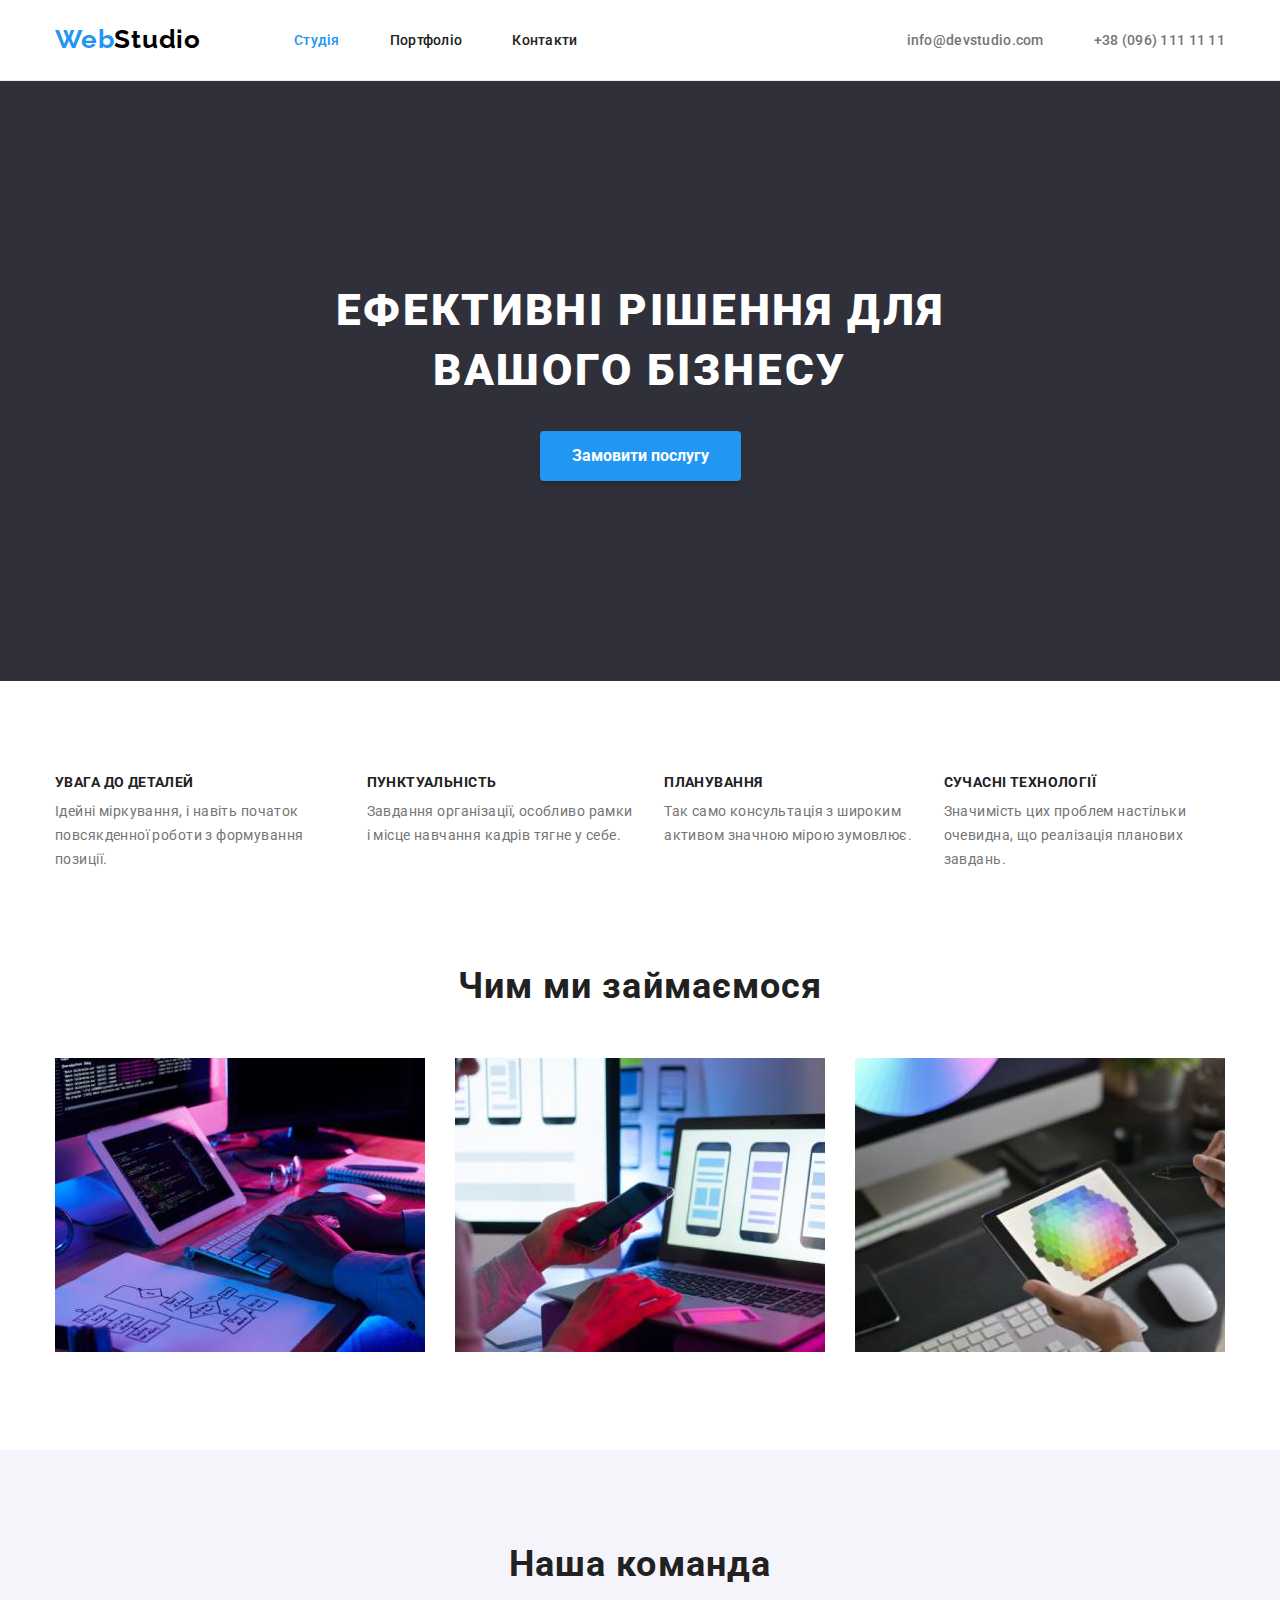
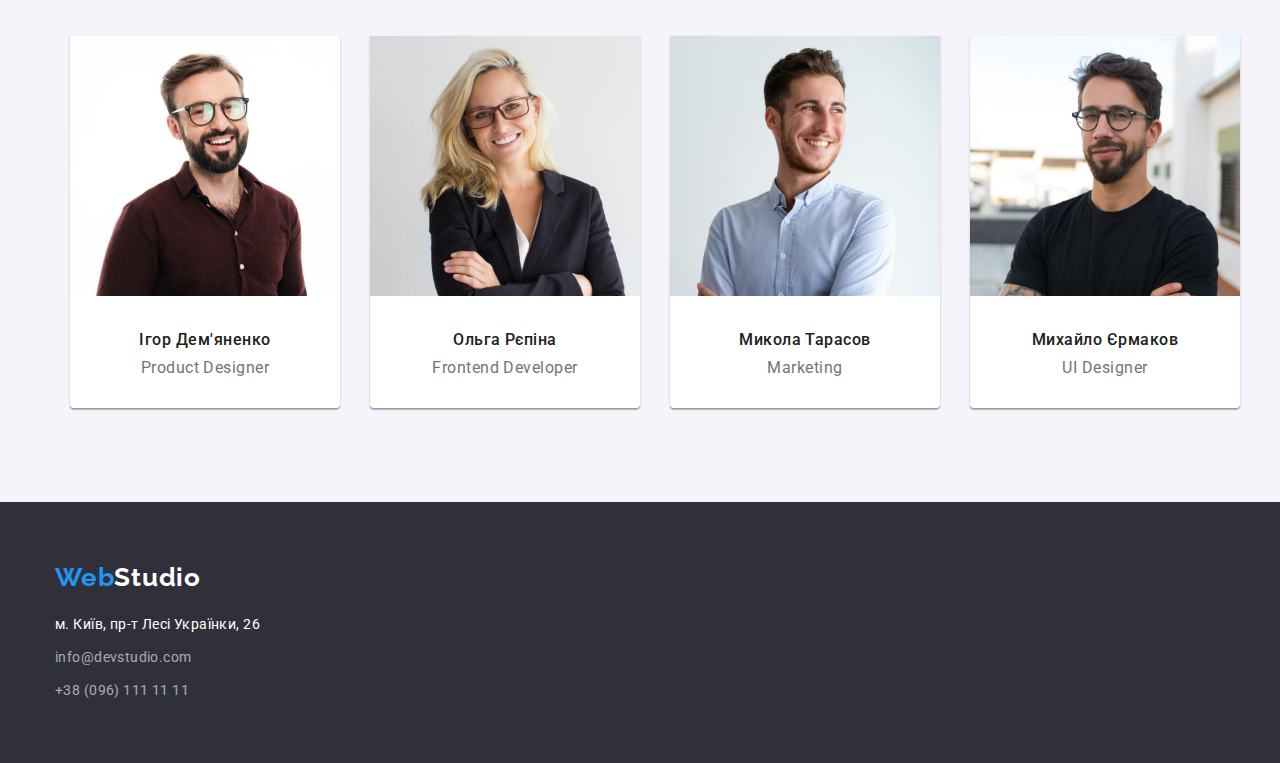
<file: index.html>
<!DOCTYPE html>
<html lang="uk">
  <head>
    <meta charset="UTF-8" />
    <meta http-equiv="X-UA-Compatible" content="IE=edge" />
    <meta name="viewport" content="width=device-width, initial-scale=1.0" />

    <title>Document</title>

    <link rel="preconnect" href="https://fonts.googleapis.com" />
    <link rel="preconnect" href="https://fonts.gstatic.com" crossorigin />
    <link
      href="https://fonts.googleapis.com/css2?family=Raleway:wght@700&family=Roboto:wght@400;500;700;900&display=swap"
      rel="stylesheet"
    />
    <link
      rel="stylesheet"
      href="https://cdnjs.cloudflare.com/ajax/libs/modern-normalize/1.1.0/modern-normalize.min.css"
    />
    <link rel="stylesheet" href="./css/styles.css" />
  </head>
  <body class="page">
    <!--Шапка-->
    <header class="page-header">
      <div class="conteiner header-nav">
        <nav class="">
          <!--Логотип-->
          <div class="logo-nav">
            <a lang="en" href="./index.html" title="Головна сторінка" class="logo line"
              ><span class="accent">Web</span>Studio</a
            >
            <!--меню навігації-->
            <ul class="site-nav list">
              <li class="item"><a href="./index.html" class="text-nav current">Студія</a></li>
              <li class="item"><a href="./portfolio.html" class="text-nav">Портфоліо</a></li>
              <li class="item"><a href="" class="text-nav">Контакти</a></li>
            </ul>
          </div>
        </nav>
        <!--Контакти-->
        <ul class="contact list">
          <li class="item">
            <a href="mailto:info@devstudio.com" class="contact-link">info@devstudio.com</a>
          </li>
          <li class="item">
            <a href="tel:+380961111111" class="contact-link">+38 (096) 111 11 11</a>
          </li>
        </ul>
      </div>
    </header>
    <main>
      <!--Герой-->
      <section class="hero">
        <h1 class="hero-title">Ефективні рішення для вашого бізнесу</h1>
        <button type="button" class="button">Замовити послугу</button>
      </section>
      <!--Особливості-->
      <section class="section">
        <div class="conteiner">
        <h2 class="visually-hidden">Особливості</h2>
        <ul class="list">
          <div class="personal-item">
            <li class="text">
              <h3 class="personal-title">УВАГА ДО ДЕТАЛЕЙ</h3>
              <p class="personal-text">
                Ідейні міркування, і навіть початок повсякденної роботи з формування позиції.
              </p>
            </li>
            <li class="text">
              <h3 class="personal-title">ПУНКТУАЛЬНІСТЬ</h3>
              <p class="personal-text">
                Завдання організації, особливо рамки і місце навчання кадрів тягне у себе.
              </p>
            </li>
            <li class="text">
              <h3 class="personal-title">ПЛАНУВАННЯ</h3>
              <p class="personal-text">
                Так само консультація з широким активом значною мірою зумовлює.
              </p>
            </li>
            <li class="text">
              <h3 class="personal-title">СУЧАСНІ ТЕХНОЛОГІЇ</h3>
              <p class="personal-text">
                Значимість цих проблем настільки очевидна, що реалізація планових завдань.
              </p>
            </li>
          </div>
        </ul>
        </div>
      </section>
      <!--Чим ми займаємося-->
      <section class="sections">
        <div class="conteiner">
        <h2 class="sections-name">Чим ми займаємося</h2>
        <ul class="list img-services">
          <li>
            <img
              src="./images/what_do_we_do/box1.jpg"
              alt="Десктопні додатки"
              width="370"
              height="294"
            />
          </li>
          <li>
            <img
              src="./images/what_do_we_do/box2.jpg"
              alt="Мобільні додатки"
              width="370"
              height="294"
            />
          </li>
          <li>
            <img
              src="./images/what_do_we_do/box3.jpg"
              alt="Дизайнерські рішення"
              width="370"
              height="294"
            />
          </li>
        </ul>
       </div>
      </section>
      <!--Наша команда-->
      <section class="our-team section">
        <div class="conteiner">
        <h2 class="sections-name">Наша команда</h2>
        <ul class="list our-img conteiner">
          <li class="our-box">
            <img
              src="./images/our_team/ihor_demyanenko.jpg"
              alt="Ігор Дем'яненко"
              width="270"
              height="260"
            />
            <h3 class="our-names">Ігор Дем'яненко</h3>
            <p class="our-prof">Product Designer</p>
          </li>
          <li class="our-box">
            <img
              src="./images/our_team/olga-repina.jpg"
              alt="Ольга Рєпіна"
              width="270"
              height="260"
            />
            <h3 class="our-names">Ольга Рєпіна</h3>
            <p class="our-prof">Frontend Developer</p>
          </li>
          <li class="our-box">
            <img
              src="./images/our_team/mykola_tarasov.jpg"
              alt="Микола Тарасов"
              width="270"
              height="260"
            />
            <h3 class="our-names">Микола Тарасов</h3>
            <p class="our-prof">Marketing</p>
          </li>
          <li class="our-box">
            <img
              src="./images/our_team/mykhailo_yermakov.jpg"
              alt="Михайло Єрмаков"
              width="270"
              height="260"
            />
            <h3 class="our-names">Михайло Єрмаков</h3>
            <p class="our-prof">UI Designer</p>
          </li>
        </ul>
        </div>
      </section>
    </main>
    <!--Підвал-->
    <footer class="footer">
      <div class="conteiner">
        <a lang="en" href="./index.html" title="Головна сторінка" class="logo-footer"
          ><span class="accent">Web</span>Studio</a
        >
        <address class="footer-addr">
          <ul class="list">
            <li>
              <a
                href="http://surl.li/cupve"
                target="_blank"
                rel="noopener norefferer nofollow"
                class="link map"
                >м. Київ, пр-т Лесі Українки, 26</a
              >
            </li>
            <li class="link-text">
              <a href="mailto:info@devstudio.com" class="link">info@devstudio.com</a>
            </li>
            <li>
              <a href="tel:+380961111111" class="link">+38 (096) 111 11 11</a>
            </li>
          </ul>
        </address>
      </div>
    </footer>
  </body>
</html>
</file>
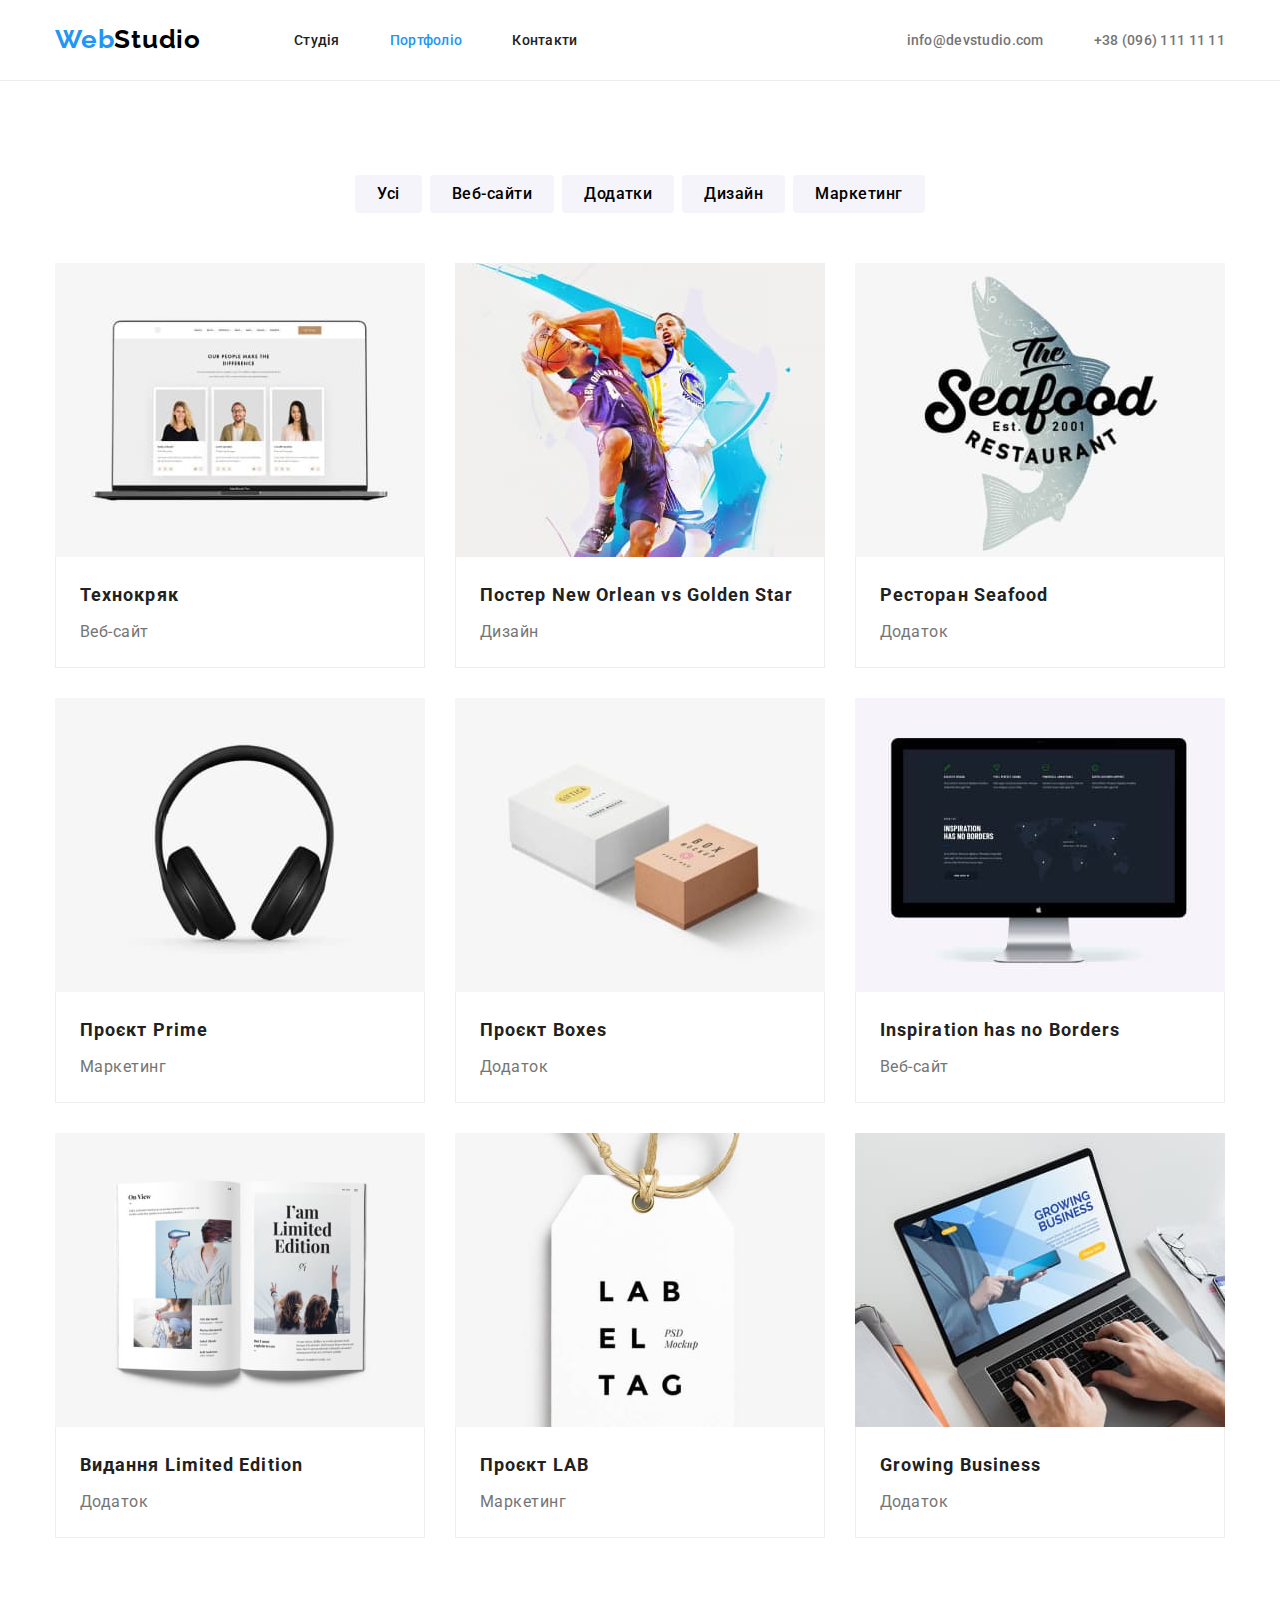
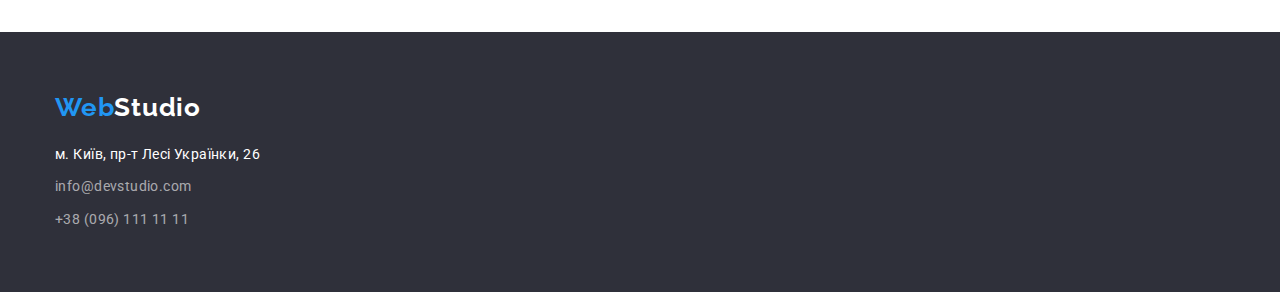
<file: portfolio.html>
<!DOCTYPE html>
<html lang="uk">
  <head>
    <meta charset="UTF-8" />
    <meta http-equiv="X-UA-Compatible" content="IE=edge" />
    <meta name="viewport" content="width=device-width, initial-scale=1.0" />

    <title>Document</title>

    <link rel="preconnect" href="https://fonts.googleapis.com" />
    <link rel="preconnect" href="https://fonts.gstatic.com" crossorigin />
    <link
      href="https://fonts.googleapis.com/css2?family=Raleway:wght@700&family=Roboto:wght@400;500;700;900&display=swap"
      rel="stylesheet"/>
    <link
      rel="stylesheet"
      href="https://cdnjs.cloudflare.com/ajax/libs/modern-normalize/1.1.0/modern-normalize.min.css"/>
    <link rel="stylesheet" href="./css/styles.css" />
  </head>
  <body>
    <!--Шапка-->
  <header class="page-header">
    <div class="conteiner header-nav">
      <nav class="">
        <!--Логотип-->
        <div class="logo-nav">
          <a lang="en" href="./index.html" title="Головна сторінка" class="logo line"><span
              class="accent">Web</span>Studio</a>
          <!--меню навігації-->
          <ul class="site-nav list">
            <li class="item"><a href="./index.html" class="text-nav">Студія</a></li>
            <li class="item"><a href="./portfolio.html" class="text-nav current">Портфоліо</a></li>
            <li class="item"><a href="" class="text-nav">Контакти</a></li>
          </ul>
        </div>
      </nav>
      <!--Контакти-->
      <ul class="contact list">
        <li class="item"><a href="mailto:info@devstudio.com" class="contact-link">info@devstudio.com</a></li>
        <li class="item"><a href="tel:+380961111111" class="contact-link">+38 (096) 111 11 11</a></li>
      </ul>
    </div>
  </header>
    <main>
      <!--Портфоліо-->
      <section class="section">
        <div class="conteiner">
        <h1 class="visually-hidden">Портфоліо</h1>
        <!-- Фільтер -->
        <ul class="list button-box">
          <li class="btn">
            <button type="button" class="portfolio-button">Усі</button>
          </li>
          <li class="btn">
            <button type="button" class="portfolio-button">Веб-сайти</button>
          </li>
          <li class="btn">
            <button type="button" class="portfolio-button">Додатки</button>
          </li>
          <li class="btn">
            <button type="button" class="portfolio-button">Дизайн</button>
          </li>
          <li class="btn">
            <button type="button" class="portfolio-button">Маркетинг</button>
          </li>
        </ul>
        <!-- Проекти -->
        <ul class="list projects">
          <li class="project">
            <img src="./images/projects/technokrjak.jpg" alt="Технокряк" />
            <div class="project-box">
            <h2 class="project-title">Технокряк</h2>
            <p class="project-text">Веб-сайт</p>
            </div>
          </li>
          <li class="project">
            <img
              src="./images/projects/poster.jpg"
              alt="Постер New Orlean vs Golden Star"
              width="370"
              height="294"
            />
            <div class="project-box">
            <h2 class="project-title">Постер New Orlean vs Golden Star</h2>
            <p class="project-text">Дизайн</p>
            </div>
          </li>
          <li class="project">
            <img
              src="./images/projects/restaraunt-seafood.jpg"
              alt="Ресторан Seafood"
              width="370"
              height="294"
            />
            <div class="project-box">
            <h2 class="project-title">Ресторан Seafood</h2>
            <p class="project-text">Додаток</p>
            </div>
          </li>
          <li class="project">
            <img
              src="./images/projects/project-prime.jpg"
              alt="Проєкт Prime"
              width="370"
              height="294"
            />
            <div class="project-box">
            <h2 class="project-title">Проєкт Prime</h2>
            <p class="project-text">Маркетинг</p>
          </li>
          <li class="project">
            <img
              src="./images/projects/project-boxes.jpg"
              alt="Проєкт Boxes"
              width="370"
              height="294"
            />
            <div class="project-box">
            <h2 class="project-title">Проєкт Boxes</h2>
            <p class="project-text">Додаток</p>
            </div>
          </li>
          <li class="project">
            <img
              src="./images/projects/inspiration-has-no-borders.jpg"
              alt="Inspiration has no Borders"
              width="370"
              height="294"
            />
            <div class="project-box">
            <h2 class="project-title">Inspiration has no Borders</h2>
            <p class="project-text">Веб-сайт</p>
            </div>
          </li>
          <li class="project">
            <img
              src="./images/projects/edition-limited-edition.jpg"
              alt="Видання Limited Edition"
              width="370"
              height="294"
            />
            <div class="project-box">
            <h2 class="project-title">Видання Limited Edition</h2>
            <p class="project-text">Додаток</p>
            </div>
          </li>
          <li class="project">
            <img
              src="./images/projects/project-lab.jpg"
              alt="Проєкт LAB"
              width="370"
              height="294"
            />
            <div class="project-box">
            <h2 class="project-title">Проєкт LAB</h2>
            <p class="project-text">Маркетинг</p>
            </div>
          </li>
          <li class="project">
            <img
              src="./images/projects/growing-business.jpg"
              alt="Growing Business"
              width="370"
              height="294"
            />
            <div class="project-box">
            <h2 class="project-title">Growing Business</h2>
            <p class="project-text">Додаток</p>
            </div>
          </li>
        </ul>
        </div>
      </section>
    </main>
    <!--Підвал-->
  <footer class="footer">
    <div class="conteiner">
      <a lang="en" href="./index.html" title="Головна сторінка" class="logo-footer"><span
          class="accent">Web</span>Studio</a>
      <address class="footer-addr">
        <ul class="list">
          <li>
            <a href="http://surl.li/cupve" target="_blank" rel="noopener norefferer nofollow" class="link map">м. Київ,
              пр-т Лесі Українки, 26</a>
          </li>
          <li class="link-text">
            <a href="mailto:info@devstudio.com" class="link">info@devstudio.com</a>
          </li>
          <li>
            <a href="tel:+380961111111" class="link">+38 (096) 111 11 11</a>
          </li>
        </ul>
      </address>
    </div>
  </footer>
  </body>
</html>
</file>
<file: css/styles.css>
html {
  box-sizing: border-box;
}
*,
*::before,
*::after {
  box-sizing: inherit;
}

:root {
  --color-text: #757575;
  --color-title: #212121;
  --accent-color-text: #2196f3;
  --second-text-color: #ffffff;
  --background-color: #ffffff;
  --second-background-color: #2f303a;
  --foter-contact-color: rgba(255, 255, 255, 0.6);
  --color-logo: #000000;
  --second-color-button: #f5f4fa;
}
h1,
h2,
h3,
h4,
h5,
h6,
ul,
p {
  margin: 0;
}
ul {
  padding-left: 0;
}
body {
  font-family: 'Roboto', sans-serif;
  background-color: var(--background-color);
  color: var(--color-text);
}
.list {
  list-style: none;
}
.conteiner {
  width: 1200px;
  margin: 0 auto;
  padding-left: 15px;
  padding-right: 15px;
}
/* Шапка */
.page-header {
  border-bottom: 1px solid #ececec;
}
.header-nav {
  display: flex;
  align-items: center;
  justify-content: space-between;
}
/* Логотип */
/* Logo-Nav */
.logo-nav {
  display: flex;
}
.logo {
  padding-top: 24px;
  padding-bottom: 25px;
  margin-right: 93px;
  text-decoration: none;
  font-family: 'Raleway';
  font-style: normal;
  font-weight: 700;
  font-size: 26px;
  line-height: 1.19;
  letter-spacing: 0.03em;
  color: var(--color-logo);
}
.accent {
  color: var(--accent-color-text);
}
/* меню навігації */
.site-nav {
  display: flex;
  align-items: center;
}
.contact .item:not(:last-child),
.site-nav .item:not(:last-child) {
  margin-right: 50px;
}
.text-nav {
  text-decoration: none;
  font-weight: 500;
  font-size: 14px;
  line-height: 1.14;
  letter-spacing: 0.02em;
  color: var(--color-title);
  padding: 32px 0;
}
.text-nav:hover,
.text-nav:focus {
  color: var(--accent-color-text);
}
.site-nav .text-nav.current {
  color: var(--accent-color-text);
}
/* Контакти */
.contact {
  display: flex;
}
.contact-link {
  padding: 32px 0;
  text-decoration: none;
  font-weight: 500;
  font-size: 14px;
  line-height: 1.14;
  letter-spacing: 0.02em;
  color: var(--color-text);
}
.contact-link:hover,
.contact-link:focus {
  color: var(--accent-color-text);
}
/* Герой */
.hero {
  background-color: var(--second-background-color);
  padding-top: 200px;
  padding-bottom: 200px;
}
.hero-title {
  margin-left: auto;
  margin-right: auto;
  width: 696px;
  font-weight: 900;
  font-size: 44px;
  line-height: 1.36;
  letter-spacing: 0.06em;
  color: var(--second-text-color);
  text-transform: uppercase;
  text-align: center;
}
.button {
  display: block;
  margin: auto;
  margin-top: 30px;
  cursor: pointer;
  background-color: var(--accent-color-text);
  font-weight: 700;
  font-size: 16px;
  line-height: 1.87;
  color: var(--second-text-color);
  padding: 10px 32px;
  border: none;
  box-shadow: 0px 4px 4px rgba(0, 0, 0, 0.15);
  border-radius: 4px;
}
/* Особливості */
.visually-hidden {
  position: absolute;
  clip: rect(0 0 0 0);
  width: 1px;
  height: 1px;
  margin: -1px;
}
.section {
  padding-top: 94px;
  padding-bottom: 94px;
}
.personal-item {
  display: flex;
}
.personal-item .text + .text {
  margin-left: 30px;
}
.personal-title {
  margin-bottom: 10px;
  font-weight: 700;
  font-size: 14px;
  line-height: 1.14;
  letter-spacing: 0.03em;
  color: var(--color-title);
}
.personal-text {
  font-size: 14px;
  line-height: 1.71;
  letter-spacing: 0.03em;
}
/* Чим ми займаємося */
.sections {
  padding-bottom: 94px;
}
.sections-name {
  text-align: center;
  font-weight: 700;
  font-size: 36px;
  line-height: 1.16;
  letter-spacing: 0.03em;
  color: var(--color-title);
}
.img-services {
  display: flex;
  justify-content: space-between;
  margin-top: 50px;
}
/* Наша команда */
.our-team {
  background: #f5f4fa;
}
.our-box {
  box-shadow: 0px 1px 3px rgba(0, 0, 0, 0.12), 0px 1px 1px rgba(0, 0, 0, 0.14),
    0px 2px 1px rgba(0, 0, 0, 0.2);
  border-radius: 0px 0px 4px 4px;
  width: 270px;
  background: #ffffff;
  text-align: center;
}
.our-img {
  display: flex;
  margin-top: 50px;
  justify-content: space-between;
}
.our-names {
  margin-top: 30px;
  margin-bottom: 10px;
  font-weight: 500;
  font-size: 16px;
  line-height: 1.18;
  letter-spacing: 0.03em;
  color: var(--color-title);
}
.our-prof {
  margin-bottom: 30px;
  font-size: 16px;
  line-height: 1.18;
  letter-spacing: 0.03em;
}
/* Підвал */
.footer {
  background-color: var(--second-background-color);
  padding-top: 60px;
  padding-bottom: 60px;
}
.footer-addr {
  font-style: inherit;
  margin-top: 20px;
}
.logo-footer {
  text-decoration: none;
  font-family: 'Raleway';
  font-style: normal;
  font-weight: 700;
  font-size: 26px;
  line-height: 1.19;
  letter-spacing: 0.03em;
  color: var(--second-text-color);
}
.link {
  text-decoration: none;
  font-size: 14px;
  line-height: 1.71;
  letter-spacing: 0.03em;
  color: var(--foter-contact-color);
}
.link:hover,
.link:focus {
  color: var(--accent-color-text);
}
.map {
  color: var(--second-text-color);
}
.link-text {
  margin: 9px 0;
}
/* Портфоліо */
/* Фільтер */
.button-box {
  display: flex;
  justify-content: center;
  margin-bottom: 50px;
}
.btn {
  margin-right: 8px;
}
.btn:last-child {
  margin-right: 0;
}
.portfolio-button {
  border-radius: 4px;
  padding: 6px 22px;
  cursor: pointer;
  border: none;
  background: var(--second-color-button);
  font-family: 'Roboto';
  font-weight: 500;
  font-size: 16px;
  line-height: 1.62;
  letter-spacing: 0.03em;
}
.portfolio-button:active,
.portfolio-button:hover,
.portfolio-button:focus {
  background-color: var(--accent-color-text);
  color: var(--second-text-color);
  box-shadow: 0 5px 3px -2px rgba(0, 0, 0, 0.3);
}
/* Проекти */
.projects {
  display: flex;
  flex-wrap: wrap;
  gap: 30px;
}
.project {
  display: flex;
  flex-direction: column;
  width: 370px;
  background: #ffffff;
}
.project-box {
  padding: 20px 24px;
  border-right: 1px solid #eeeeee;
  border-bottom: 1px solid #eeeeee;
  border-left: 1px solid #eeeeee;
}
.project-title {
  margin-bottom: 4px;
  font-weight: 700;
  font-size: 18px;
  line-height: 2;
  letter-spacing: 0.06em;
  color: var(--color-title);
}
.project-text {
  font-size: 16px;
  line-height: 1.87;
  letter-spacing: 0.03em;
}
</file>
